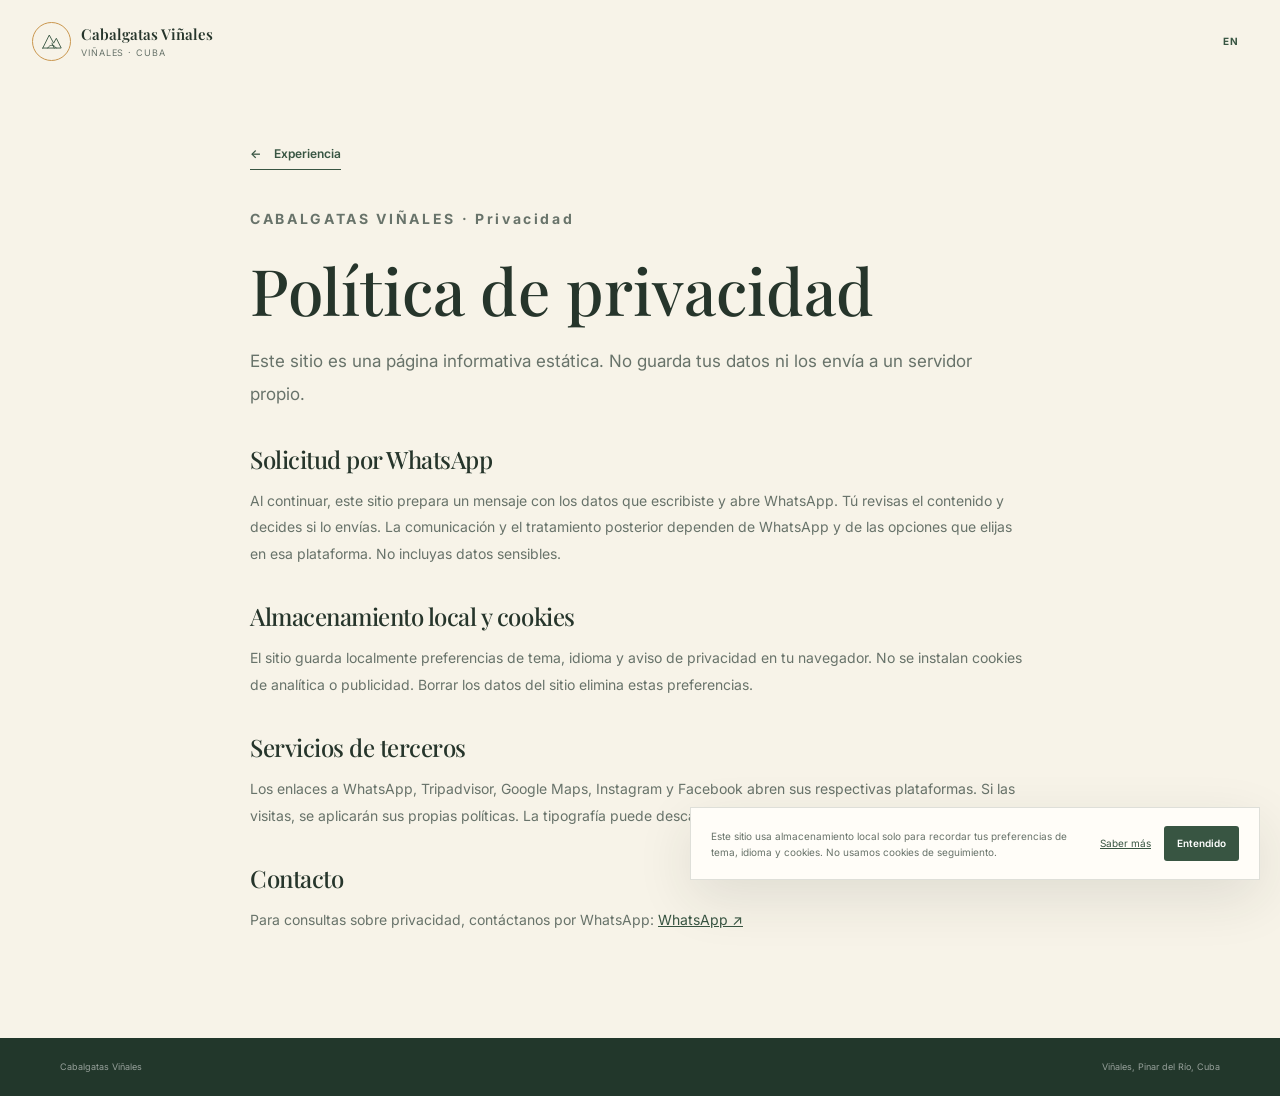
<file: privacidad.html>
<!doctype html>
<html lang="es">
<head>
  <meta charset="utf-8">
  <meta name="viewport" content="width=device-width, initial-scale=1">
  <meta name="description" content="Política de privacidad de Cabalgatas Viñales.">
  <meta name="theme-color" content="#f7f3e8">
  <title>Privacidad | Cabalgatas Viñales</title>
  <link rel="preconnect" href="https://fonts.googleapis.com">
  <link rel="preconnect" href="https://fonts.gstatic.com" crossorigin>
  <link href="https://fonts.googleapis.com/css2?family=Inter:wght@400;500;600;700&family=Playfair+Display:wght@500;600;700&display=swap" rel="stylesheet">
  <link rel="stylesheet" href="style.css">
  <script src="script.js" defer></script>
</head>
<body>
  <header class="site-header">
    <div class="header-inner">
      <a class="brand" href="index.html" aria-label="Cabalgatas Viñales, inicio">
        <span class="brand-mark" aria-hidden="true"><svg viewBox="0 0 48 48"><path d="M7 37 19 13l8 15 5-9 9 18H7Z"/><path d="M16 37c4-7 11-7 16 0M24 28l4 9"/></svg></span>
        <span class="brand-copy"><strong data-i18n="brand">Cabalgatas Viñales</strong><small>Viñales · Cuba</small></span>
      </a>
      <button class="language-toggle" type="button" aria-label="Switch language to English" lang="en">EN</button>
    </div>
  </header>
  <main id="contenido" class="privacy-page">
    <article class="container privacy-content">
      <a class="text-link dark-link" href="index.html">← <span data-i18n="navExperience">Experiencia</span></a>
      <p class="eyebrow">CABALGATAS VIÑALES · <span data-i18n="privacy">Privacidad</span></p>
      <h1 data-i18n="privacyTitle">Política de privacidad</h1>
      <p class="privacy-lead" data-i18n="privacyIntro">Este sitio es una página informativa estática. No guarda tus datos ni los envía a un servidor propio.</p>
      <h2 data-i18n="privacyFormTitle">Solicitud por WhatsApp</h2>
      <p data-i18n="privacyFormText">Al continuar, este sitio prepara un mensaje con los datos que escribiste y abre WhatsApp. Tú revisas el contenido y decides si lo envías. La comunicación y el tratamiento posterior dependen de WhatsApp y de las opciones que elijas en esa plataforma. No incluyas datos sensibles.</p>
      <h2 data-i18n="privacyStorageTitle">Almacenamiento local y cookies</h2>
      <p data-i18n="privacyStorageText">El sitio guarda localmente preferencias de tema, idioma y aviso de privacidad en tu navegador. No se instalan cookies de analítica o publicidad. Borrar los datos del sitio elimina estas preferencias.</p>
      <h2 data-i18n="privacyThirdTitle">Servicios de terceros</h2>
      <p data-i18n="privacyThirdText">Los enlaces a WhatsApp, Tripadvisor, Google Maps, Instagram y Facebook abren sus respectivas plataformas. Si las visitas, se aplicarán sus propias políticas. La tipografía puede descargarse desde Google Fonts.</p>
      <h2 data-i18n="privacyContactTitle">Contacto</h2>
      <p><span data-i18n="privacyContactText">Para consultas sobre privacidad, contáctanos por WhatsApp:</span> <a href="https://wa.me/53500000000" target="_blank" rel="noopener noreferrer">WhatsApp ↗</a></p>
    </article>
  </main>
  <footer class="site-footer privacy-footer">
    <div class="container footer-bottom"><a href="index.html" data-i18n="brand">Cabalgatas Viñales</a><span>Viñales, Pinar del Río, Cuba</span></div>
  </footer>
  <div class="cookie-banner" id="cookie-banner" role="region" aria-label="Preferencias de privacidad" hidden>
    <p data-i18n="cookieMessage">Este sitio usa almacenamiento local solo para recordar tus preferencias de tema, idioma y cookies. No usamos cookies de seguimiento.</p>
    <div><a href="privacidad.html" data-i18n="cookieLearn">Saber más</a><button class="button button-dark cookie-accept" type="button" data-i18n="cookieAccept">Entendido</button></div>
  </div>
</body>
</html>
</file>
<file: style.css>
:root {
  color-scheme: light;
  --cream: #f7f3e8; --cream-deep: #eee7d6; --paper: #fffdf8; --ink: #26352b;
  --muted: #68736a; --green: #385542; --green-dark: #263b2d; --gold: #c9954d;
  --gold-light: #e5bd7c; --line: rgba(38,53,43,.15); --shadow: 0 18px 55px rgba(34,43,34,.11);
  --serif: "Playfair Display", Georgia, serif; --sans: "Inter", Arial, sans-serif;
}
* { box-sizing: border-box; }
html { scroll-behavior: smooth; scroll-padding-top: 90px; }
body { margin: 0; background: var(--cream); color: var(--ink); font: 15px/1.7 var(--sans); -webkit-font-smoothing: antialiased; }
body.no-scroll { overflow: hidden; }
button, input, textarea { font: inherit; }
button, a { -webkit-tap-highlight-color: transparent; }
a { color: inherit; text-decoration: none; }
img, svg { display: block; }
button:focus-visible, a:focus-visible, input:focus-visible, textarea:focus-visible { outline: 3px solid var(--gold); outline-offset: 4px; }
.container { width: min(1160px, calc(100% - 56px)); margin-inline: auto; }
.section-space { padding-block: 112px; }
.skip-link { position: fixed; z-index: 1000; top: 10px; left: 10px; transform: translateY(-150%); padding: 10px 14px; background: var(--paper); color: var(--ink); border-radius: 4px; }
.skip-link:focus { transform: translateY(0); }
.eyebrow { margin: 0 0 20px; color: var(--green); font-size: 10px; font-weight: 700; letter-spacing: .19em; line-height: 1.5; }
h1, h2, h3 { margin-top: 0; font-family: var(--serif); font-weight: 500; line-height: 1.16; }
h2 { margin-bottom: 23px; font-size: clamp(35px,4vw,52px); letter-spacing: -.035em; }
h2 em, h1 em { color: var(--gold); font-weight: 500; }
.body-copy { max-width: 510px; margin-bottom: 30px; color: var(--muted); font-size: 15px; line-height: 1.9; }
.text-link { display: inline-flex; align-items: center; gap: 13px; padding-bottom: 5px; border-bottom: 1px solid currentColor; font-size: 12px; font-weight: 600; transition: gap .2s ease,color .2s ease; }
.text-link:hover { gap: 19px; }
.dark-link { color: var(--green); }
.button { display: inline-flex; min-height: 50px; align-items: center; justify-content: center; gap: 19px; padding: 0 22px; border: 1px solid transparent; border-radius: 3px; cursor: pointer; font-size: 12px; font-weight: 600; transition: background .2s ease,color .2s ease,transform .2s ease; }
.button:hover { transform: translateY(-2px); }
.button-small { min-height: 42px; gap: 8px; padding-inline: 15px; }
.button-small svg { width: 17px; fill: none; stroke: currentColor; stroke-width: 1.6; stroke-linecap: round; stroke-linejoin: round; }
.button-gold { background: var(--gold); color: #fff; }
.button-gold:hover { background: #b27d36; }
.button-dark { background: var(--green); color: #fff; }
.button-dark:hover { background: var(--green-dark); }

/* Header and hero */
.site-header { position: fixed; z-index: 20; inset: 0 0 auto; height: 82px; background: color-mix(in srgb,var(--cream) 91%,transparent); color: var(--ink); backdrop-filter: blur(12px); }
.header-inner { display: flex; width: min(1280px,calc(100% - 64px)); height: 100%; align-items: center; justify-content: space-between; margin-inline: auto; }
.brand { display: inline-flex; align-items: center; gap: 10px; }
.brand-mark { display: grid; width: 39px; height: 39px; place-items: center; border: 1px solid var(--gold); border-radius: 50%; color: var(--green); }
.brand-mark svg { width: 26px; fill: none; stroke: currentColor; stroke-width: 1.7; stroke-linecap: round; stroke-linejoin: round; }
.brand-copy { display: grid; line-height: 1.2; }
.brand-copy strong { font: 600 15px var(--serif); }
.brand-copy small { margin-top: 4px; color: var(--muted); font-size: 9px; letter-spacing: .1em; text-transform: uppercase; }
.primary-nav { display: flex; align-items: center; gap: clamp(18px,2.6vw,36px); }
.primary-nav a { font-size: 11px; font-weight: 500; transition: color .2s ease; }
.primary-nav a:hover { color: #a96d2b; }
.header-actions { display: flex; align-items: center; gap: 13px; }
.icon-button, .language-toggle { display: grid; width: 34px; height: 34px; place-items: center; padding: 0; border: 0; background: transparent; cursor: pointer; }
.icon-button svg { width: 18px; fill: none; stroke: currentColor; stroke-width: 1.5; stroke-linecap: round; }
.moon-icon { display: none; }
.language-toggle { color: var(--green); font-size: 10px; font-weight: 700; letter-spacing: .08em; }
.menu-toggle { display: none; }
.hero { position: relative; display: flex; min-height: max(650px,min(760px,100svh)); align-items: center; overflow: hidden; background: #475b46; color: #fff; }
.hero-media, .hero-overlay { position: absolute; inset: 0; }
.hero-media { overflow: hidden; }
.hero-media picture, .hero-media img { width: 100%; height: 100%; }
.hero-media img { object-fit: cover; transform: scale(1.03); animation: ken-burns 26s ease-in-out infinite alternate; }
.hero-overlay { background: linear-gradient(90deg,rgba(22,36,27,.78),rgba(30,42,30,.53) 44%,rgba(39,47,37,.09)),linear-gradient(0deg,rgba(26,35,28,.27),transparent 50%); animation: overlay-breathe 12s ease-in-out infinite alternate; }
.hero-content { position: relative; z-index: 1; padding-top: 54px; }
.hero-eyebrow { margin-bottom: 23px; color: #f0d6a5; }
.hero h1 { max-width: 780px; margin-bottom: 20px; font-size: clamp(54px,8vw,91px); letter-spacing: -.045em; line-height: 1.04; }
.hero-description { max-width: 460px; margin-bottom: 32px; color: rgba(255,255,255,.86); font-size: 15px; line-height: 1.8; }
.hero-buttons { display: flex; align-items: center; gap: 29px; }
.hero-link { color: #fff; }
.hero-note { display: flex; align-items: center; gap: 9px; margin-top: 58px; color: rgba(255,255,255,.8); font-size: 10px; }
.note-dot { width: 6px; height: 6px; border-radius: 50%; background: var(--gold-light); }
.hero-scroll { position: absolute; z-index: 1; right: 50%; bottom: 27px; display: flex; width: 30px; height: 42px; justify-content: center; border: 1px solid rgba(255,255,255,.65); border-radius: 18px; transform: translateX(50%); }
.hero-scroll span { width: 2px; height: 8px; margin-top: 8px; border-radius: 2px; background: #fff; animation: scroll-hint 1.5s ease-in-out infinite; }
@keyframes ken-burns { from { transform: scale(1.03) translate3d(0,0,0); } to { transform: scale(1.13) translate3d(-1.5%,1%,0); } }
@keyframes overlay-breathe { from { opacity: .88; } to { opacity: 1; } }
@keyframes scroll-hint { 0%,100% { transform: translateY(0); opacity: 1; } 70% { transform: translateY(10px); opacity: .2; } }

/* Main sections */
.intro-section { background: var(--cream); }
.intro-grid { display: grid; grid-template-columns: 1.1fr .8fr; align-items: center; gap: 11%; }
.intro-copy h2 { max-width: 580px; }
.experience-card { padding: 37px 39px 34px; background: var(--paper); box-shadow: var(--shadow); }
.experience-card-top { display: flex; align-items: center; gap: 12px; }
.round-icon { display: grid; width: 39px; height: 39px; place-items: center; border-radius: 50%; background: #f2ebdc; color: var(--green); }
.round-icon svg { width: 23px; fill: none; stroke: currentColor; stroke-width: 1.4; stroke-linecap: round; stroke-linejoin: round; }
.card-label { color: var(--muted); font-size: 9px; font-weight: 700; letter-spacing: .15em; }
.duration { display: block; margin-top: 20px; font: 32px var(--serif); }
.experience-card > p { margin: 8px 0 0; color: var(--muted); font-size: 11px; }
.card-divider { height: 1px; margin: 23px 0 18px; background: var(--line); }
.check-list { display: grid; gap: 10px; margin: 0; padding: 0; list-style: none; }
.check-list li { display: flex; gap: 10px; font-size: 11px; }
.check-list li span:first-child { color: var(--gold); font-weight: 700; }
.experience-card .bring-note { margin-top: 22px; padding-top: 16px; border-top: 1px solid var(--line); font-size: 10px; line-height: 1.7; }
.trip-details-section { background: var(--paper); }
.trip-details-grid { display: grid; grid-template-columns: .82fr 1.18fr; align-items: stretch; gap: 18px; }
.host-card, .itinerary-card { padding: 34px; border: 1px solid var(--line); border-radius: 24px 6px 24px 6px; background: var(--cream); }
.host-card { position: relative; isolation: isolate; display: flex; min-height: 420px; flex-direction: column; justify-content: end; overflow: hidden; border: 0; background: linear-gradient(180deg,rgba(15,28,20,.05) 5%,rgba(15,28,20,.32) 40%,rgba(15,28,20,.91) 100%),url("assets/img/sobre-mi.webp") center 38%/cover no-repeat; color: #fff; box-shadow: 0 20px 50px rgba(23,37,27,.2); }
.host-card::before { position: absolute; z-index: -1; inset: 0; border: 1px solid rgba(255,255,255,.22); border-radius: inherit; content: ""; pointer-events: none; }
.host-kicker { display: block; margin-bottom: 17px; color: var(--green); font-size: 9px; font-weight: 700; letter-spacing: .15em; }
.host-card .host-kicker { color: #f1d59d; }
.host-card h3 { position: relative; max-width: 370px; margin-bottom: 15px; color: #fff; font-size: 29px; text-shadow: 0 2px 14px rgba(0,0,0,.28); }
.host-card > p { position: relative; margin-bottom: 23px; color: rgba(255,255,255,.91); font-size: 12px; line-height: 1.9; text-shadow: 0 1px 8px rgba(0,0,0,.35); }
.host-card .text-link { position: relative; width: fit-content; color: #fff; }
.itinerary-card { background: #f2eee3; }
.itinerary-list { display: grid; gap: 0; margin: 8px 0 19px; padding: 0; list-style: none; }
.itinerary-list li { display: grid; grid-template-columns: 35px 1fr; gap: 12px; padding: 13px 0; border-bottom: 1px solid var(--line); }
.itinerary-number { color: var(--gold); font: 18px var(--serif); }
.itinerary-list strong { display: block; margin: 0 0 3px; font-size: 11px; }
.itinerary-list p { margin: 0; color: var(--muted); font-size: 10px; line-height: 1.65; }
.trip-facts { margin: 0 0 18px; color: var(--muted); font-size: 10px; line-height: 1.7; }
.gallery-section { background: var(--cream-deep); }
.section-heading { display: flex; align-items: end; justify-content: space-between; gap: 30px; margin-bottom: 37px; }
.section-heading h2 { margin-bottom: 0; }
.section-heading > p { max-width: 320px; margin-bottom: 4px; color: var(--muted); font-size: 12px; line-height: 1.8; }
.gallery-grid { display: grid; grid-template-columns: 1.35fr 1fr 1fr; gap: 15px; }
.gallery-item { position: relative; display: block; min-height: 285px; overflow: hidden; padding: 0; border: 0; background: #64715e; color: white; text-align: left; cursor: zoom-in; }
.gallery-item img { width: 100%; height: 100%; min-height: 285px; object-fit: cover; opacity: .76; transition: transform .6s ease,opacity .3s ease; }
.gallery-item:hover img, .gallery-item:focus-visible img { transform: scale(1.045); opacity: .94; }
.gallery-item::after { position: absolute; inset: 30% 0 0; background: linear-gradient(transparent,rgba(24,34,27,.65)); content: ""; pointer-events: none; }
.gallery-caption { position: absolute; z-index: 1; bottom: 19px; left: 20px; font: 17px var(--serif); }
.zoom-icon { position: absolute; z-index: 1; top: 15px; right: 15px; display: grid; width: 30px; height: 30px; place-items: center; border: 1px solid rgba(255,255,255,.7); border-radius: 50%; font-size: 17px; }
.image-placeholder-note { margin: 13px 0 0; color: var(--muted); font-size: 10px; }
.gallery-tripadvisor-link { margin-top: 11px; }
.packages-section { background: var(--paper); }
.section-heading.centered { display: block; max-width: 600px; margin: 0 auto 49px; text-align: center; }
.section-heading.centered .eyebrow { margin-bottom: 15px; }
.section-heading.centered h2 { margin-bottom: 14px; }
.section-heading.centered > p { max-width: 550px; margin: 0 auto; }
.package-grid { display: grid; grid-template-columns: repeat(3,1fr); gap: 17px; }
.package-card { position: relative; min-height: 290px; padding: 29px 28px; border: 1px solid var(--line); background: var(--paper); }
.package-index { color: var(--muted); font-size: 9px; font-weight: 700; letter-spacing: .14em; }
.package-card h3 { margin: 21px 0 12px; font-size: 25px; }
.package-card > p { min-height: 61px; margin-bottom: 22px; color: var(--muted); font-size: 11px; line-height: 1.8; }
.package-duration { display: flex; align-items: center; gap: 9px; margin-bottom: 21px; color: var(--muted); font-size: 10px; }
.package-duration span:first-child { color: var(--gold); font-size: 16px; }
.package-featured { border-color: var(--green); background: #f0f2e9; }
.package-badge { position: absolute; top: -1px; right: 20px; padding: 6px 9px; background: var(--green); color: white; font-size: 8px; font-weight: 700; letter-spacing: .1em; }
.packages-cta { display: grid; justify-items: center; gap: 15px; margin-top: 22px; }
.price-note { margin: 0; color: var(--muted); font-size: 10px; text-align: center; }
.reviews-section { position: relative; overflow: hidden; background: #263b30; color: #f8f5eb; }
.reviews-section::before, .reviews-section::after { position: absolute; width: 380px; height: 380px; border: 1px solid rgba(221,187,125,.12); border-radius: 50%; content: ""; pointer-events: none; }
.reviews-section::before { top: -230px; right: -95px; box-shadow: 0 0 0 24px rgba(221,187,125,.025),0 0 0 48px rgba(221,187,125,.02); }
.reviews-section::after { bottom: -300px; left: -170px; }
.reviews-layout { position: relative; z-index: 1; }
.reviews-intro .eyebrow { color: #e5bd7c; }
.reviews-layout { display: grid; grid-template-columns: 1fr .85fr; align-items: center; gap: 10%; }
.reviews-intro h2 { font-size: clamp(34px,4vw,48px); }
.reviews-intro > p:not(.eyebrow) { max-width: 440px; margin-bottom: 25px; color: rgba(248,245,235,.78); font-size: 13px; line-height: 1.9; }
.reviews-intro .button { margin-bottom: 18px; }
.reviews-intro .button-dark { background: #e3b86f; color: #263b30; }
.reviews-intro .button-dark:hover { background: #f0ca89; }
.tripadvisor-award { display: flex; width: fit-content; max-width: 100%; align-items: center; gap: 15px; margin: 0 0 22px; padding: 13px 17px 13px 13px; border: 1px solid rgba(229,189,124,.42); border-radius: 16px 5px 16px 5px; background: linear-gradient(120deg,rgba(255,255,255,.11),rgba(255,255,255,.035)); color: #fff; box-shadow: 0 12px 28px rgba(0,0,0,.12); transition: transform .2s ease,border-color .2s ease,background .2s ease; }
.tripadvisor-award:hover { transform: translateY(-2px); border-color: rgba(229,189,124,.75); background: rgba(255,255,255,.13); }
.award-number { display: grid; width: 48px; height: 48px; flex: 0 0 48px; place-items: center; border: 1px solid rgba(255,255,255,.55); border-radius: 15px 5px 15px 5px; background: linear-gradient(145deg,#d6a75d,#a96d31); color: #fff; font: 700 18px var(--serif); }
.award-copy { display: grid; gap: 3px; }
.award-copy strong { font-size: 11px; line-height: 1.4; }
.award-copy small { color: rgba(248,245,235,.72); font-size: 9px; }
.award-arrow { margin-left: 3px; color: #e5bd7c; }
.ideas-link { display: flex; width: fit-content; align-items: center; gap: 10px; color: #f1d59d; font-size: 10px; font-weight: 600; }
.reviews-placeholder { position: relative; min-height: 270px; padding: 40px 38px; overflow: hidden; border: 1px solid rgba(229,189,124,.32); border-radius: 28px 7px 28px 7px; background: radial-gradient(ellipse at 100% 0%,rgba(201,149,77,.18),transparent 52%),linear-gradient(145deg,#344a3b,#26382e); box-shadow: 0 24px 55px rgba(0,0,0,.2); }
.reviews-placeholder::after { position: absolute; right: -40px; bottom: -75px; width: 190px; height: 190px; border: 1px solid rgba(255,255,255,.1); border-radius: 50%; box-shadow: 0 0 0 18px rgba(255,255,255,.025),0 0 0 38px rgba(255,255,255,.02); content: ""; pointer-events: none; }
.review-quote { position: absolute; top: 13px; right: 28px; color: rgba(229,189,124,.55); font: 84px/1 var(--serif); }
.review-stars { display: inline-block; color: #f0c36e; font-size: 22px; letter-spacing: .14em; line-height: 1; text-shadow: 0 2px 12px rgba(229,189,124,.28); }
.reviews-placeholder h3 { position: relative; margin: 19px 0 10px; font-size: 24px; }
.reviews-placeholder p { position: relative; z-index: 1; max-width: 400px; margin-bottom: 21px; color: rgba(248,245,235,.8); font-size: 11px; line-height: 1.8; }
.reviews-placeholder .text-link { position: relative; z-index: 1; color: #f1d59d; }
.verification-section { position: relative; padding-block: 72px; background: linear-gradient(120deg,#1d3327,#294535 58%,#1d3327); color: #fff; }
.verification-section::before { position: absolute; top: 0; right: 0; left: 0; height: 1px; background: linear-gradient(90deg,transparent,rgba(229,189,124,.38),transparent); content: ""; }
.verification-inner { display: grid; grid-template-columns: .9fr 1.1fr; align-items: center; gap: 8%; }
.verification-inner .eyebrow { color: var(--gold-light); }
.verification-inner h2 { margin-bottom: 10px; font-size: 39px; }
.verification-inner > div:first-child > p:last-child { max-width: 380px; margin: 0; color: rgba(255,255,255,.82); font-size: 11px; }
.platform-links { display: grid; grid-template-columns: 1fr 1fr; gap: 9px; }
.platform-links a { display: flex; min-height: 62px; align-items: center; gap: 10px; padding: 10px 14px; border: 1px solid rgba(255,255,255,.25); border-radius: 12px 4px 12px 4px; background: rgba(255,255,255,.075); color: #fff; font-size: 10px; font-weight: 500; transition: background .2s ease,border-color .2s ease,transform .2s ease; }
.platform-links a:hover { transform: translateY(-2px); border-color: rgba(229,189,124,.62); background: rgba(255,255,255,.13); }
.platform-icon { display: grid; width: 31px; height: 31px; flex: 0 0 31px; place-items: center; border: 1px solid rgba(255,255,255,.75); border-radius: 11px 4px 11px 4px; background: #f8f5eb; color: #263b30; font-size: 17px; font-weight: 700; }
.tripadvisor-icon { color: #249c70; font: 21px Georgia,serif; }
.maps-icon svg, .instagram-icon svg { width: 16px; fill: none; stroke: currentColor; stroke-width: 1.7; stroke-linecap: round; stroke-linejoin: round; }
.facebook-icon { font: 21px Arial,sans-serif; }
.external-arrow { margin-left: auto; color: var(--gold-light); }
.contact-section { background: var(--cream); }
.contact-grid { display: grid; grid-template-columns: .82fr 1fr; gap: 14%; }
.contact-copy h2 { font-size: clamp(39px,5vw,56px); }
.contact-copy > p:not(.eyebrow) { max-width: 400px; margin-bottom: 29px; color: var(--muted); font-size: 12px; line-height: 1.9; }
.contact-direct { display: flex; align-items: center; gap: 13px; margin-top: 17px; }
.contact-symbol { display: grid; width: 38px; height: 38px; place-items: center; border: 1px solid var(--line); border-radius: 50%; color: var(--green); }
.contact-direct > span:last-child { display: grid; line-height: 1.4; }
.contact-direct small { color: var(--muted); font-size: 8px; font-weight: 700; letter-spacing: .15em; }
.contact-direct strong { margin-top: 3px; font-size: 11px; font-weight: 600; }
.contact-form { padding: 36px 39px; background: var(--paper); box-shadow: var(--shadow); }
.contact-form h3 { margin-bottom: 5px; font-size: 26px; }
.form-intro { margin-bottom: 22px; color: var(--muted); font-size: 10px; }
.form-row { display: grid; gap: 6px; margin-bottom: 13px; }
.form-row label { font-size: 10px; font-weight: 600; }
.form-row input, .form-row textarea { width: 100%; border: 1px solid var(--line); border-radius: 2px; background: var(--paper); color: var(--ink); font-size: 12px; }
.form-row input { height: 42px; padding: 0 12px; }
.form-row textarea { min-height: 105px; padding: 10px 12px; resize: vertical; }
.form-row input[aria-invalid="true"], .form-row textarea[aria-invalid="true"] { border-color: #ae3e32; }
.field-error { min-height: 0; color: #a4362d; font-size: 10px; }
.field-error:not(:empty) { min-height: 14px; }
.honeypot { position: absolute; width: 1px; height: 1px; overflow: hidden; clip: rect(0,0,0,0); white-space: nowrap; }
.consent-row { display: flex; align-items: flex-start; gap: 9px; margin: 7px 0 3px; color: var(--muted); font-size: 9px; line-height: 1.6; }
.consent-row input { flex: 0 0 auto; margin: 2px 0 0; accent-color: var(--green); }
.form-submit { width: 100%; margin-top: 14px; }
.form-status { min-height: 17px; margin: 8px 0 0; color: var(--green); font-size: 10px; }
.form-status.error { color: #a4362d; }
.form-disclaimer { margin: 8px 0 0; color: var(--muted); font-size: 9px; line-height: 1.6; }

/* Footer, cookie notice, dialogs and themes */
.site-footer { padding-top: 60px; background: #22372b; color: rgba(255,255,255,.8); }
.footer-main { display: grid; grid-template-columns: 1.4fr 1fr 1.2fr .8fr; gap: 35px; padding-bottom: 45px; }
.brand-light { color: #fff; }
.brand-light .brand-mark { color: var(--gold-light); }
.brand-light .brand-copy small { color: rgba(255,255,255,.6); }
.footer-brand > p { margin: 15px 0 0; color: rgba(255,255,255,.58); font: italic 15px var(--serif); }
.footer-column { display: grid; align-content: start; gap: 9px; }
.footer-column h2 { margin: 0 0 9px; color: #fff; font: 700 9px var(--sans); letter-spacing: .13em; text-transform: uppercase; }
.footer-column a, .footer-column > span { color: rgba(255,255,255,.65); font-size: 10px; }
.footer-column a:hover, .footer-bottom a:hover, .footer-bottom button:hover { color: var(--gold-light); }
.footer-bottom { display: flex; min-height: 58px; align-items: center; justify-content: space-between; gap: 15px; border-top: 1px solid rgba(255,255,255,.13); color: rgba(255,255,255,.53); font-size: 9px; }
.footer-bottom > div { display: flex; align-items: center; gap: 22px; }
.footer-bottom button { padding: 0; border: 0; background: none; color: inherit; cursor: pointer; font-size: inherit; }
.whatsapp-float { position: fixed; z-index: 15; right: 22px; bottom: 22px; display: grid; width: 54px; height: 54px; place-items: center; border-radius: 50%; background: #32885f; box-shadow: 0 8px 25px rgba(0,0,0,.18); color: #fff; transition: transform .2s ease; }
.whatsapp-float:hover { transform: translateY(-3px); }
.whatsapp-float svg { width: 25px; fill: none; stroke: currentColor; stroke-width: 1.5; stroke-linecap: round; stroke-linejoin: round; }
.cookie-banner { position: fixed; z-index: 30; right: 20px; bottom: 20px; display: flex; width: min(570px,calc(100% - 40px)); align-items: center; justify-content: space-between; gap: 18px; padding: 18px 20px; border: 1px solid var(--line); background: var(--paper); box-shadow: var(--shadow); }
.cookie-banner[hidden] { display: none; }
.cookie-banner p { margin: 0; color: var(--muted); font-size: 10px; line-height: 1.6; }
.cookie-banner > div { display: flex; flex: 0 0 auto; align-items: center; gap: 13px; }
.cookie-banner a { color: var(--green); font-size: 10px; text-decoration: underline; }
.cookie-accept { min-height: 35px; padding: 0 12px; font-size: 10px; }
.lightbox { width: min(1000px,calc(100% - 34px)); max-width: none; max-height: calc(100% - 34px); padding: 12px; border: 0; background: #17251d; }
.lightbox::backdrop { background: rgba(12,20,15,.88); }
.lightbox img { width: 100%; max-height: calc(100svh - 58px); object-fit: contain; }
.lightbox-close { position: absolute; z-index: 1; top: 16px; right: 18px; display: grid; width: 38px; height: 38px; place-items: center; border: 1px solid rgba(255,255,255,.7); border-radius: 50%; background: rgba(20,30,23,.7); color: #fff; cursor: pointer; font-size: 25px; }
html[data-theme="dark"] { color-scheme: dark; --cream: #1d2922; --cream-deep: #253229; --paper: #26352b; --ink: #f1eee3; --muted: #b9c1b7; --green: #c4d0b9; --green-dark: #304637; --line: rgba(235,239,226,.17); --shadow: 0 18px 55px rgba(0,0,0,.2); }
html[data-theme="dark"] .site-header { color: var(--ink); }
html[data-theme="dark"] .brand-mark, html[data-theme="dark"] .round-icon { color: var(--gold-light); }
html[data-theme="dark"] .reviews-section { background: #263b30; }
html[data-theme="dark"] .package-featured { background: #324237; }
html[data-theme="dark"] .itinerary-card { background: #303a30; }
html[data-theme="dark"] .host-card { background: linear-gradient(180deg,rgba(15,28,20,.05) 5%,rgba(15,28,20,.32) 40%,rgba(15,28,20,.91) 100%),url("assets/img/sobre-mi.webp") center 38%/cover no-repeat; color: #fff; }
html[data-theme="dark"] .moon-icon { display: block; }
html[data-theme="dark"] .sun-icon { display: none; }
.reveal { opacity: 0; transform: translateY(18px); transition: opacity .65s ease,transform .65s ease; }
.reveal.is-visible { opacity: 1; transform: translateY(0); }
.privacy-page { min-height: calc(100vh - 118px); padding: 140px 0 90px; }
.privacy-content { max-width: 780px; }
.privacy-content > .text-link { margin-bottom: 36px; }
.privacy-content h1 { margin-bottom: 18px; font-size: clamp(42px,7vw,64px); }
.privacy-content h2 { margin: 36px 0 10px; font-size: 24px; letter-spacing: -.02em; }
.privacy-content p { color: var(--muted); font-size: 14px; line-height: 1.9; }
.privacy-content .privacy-lead { margin-bottom: 33px; font-size: 17px; }
.privacy-content a:not(.text-link) { color: var(--green); text-decoration: underline; }
.privacy-footer { padding: 0; }
.privacy-footer .footer-bottom { border: 0; }
.not-found { display: grid; min-height: calc(100svh - 58px); align-content: center; justify-items: start; padding-top: 82px; }
.not-found h1 { max-width: 800px; margin-bottom: 16px; font-size: clamp(46px,8vw,76px); letter-spacing: -.04em; }
.not-found h1 em { color: var(--gold); }
.not-found p:not(.eyebrow) { margin-bottom: 28px; color: var(--muted); }

@media (max-width: 950px) {
  .primary-nav { gap: 14px; }
  .primary-nav a { font-size: 10px; }
  .header-inner { width: calc(100% - 40px); }
  .header-actions { gap: 7px; }
  .intro-grid { gap: 7%; }
  .contact-grid { gap: 8%; }
  .footer-main { grid-template-columns: 1.3fr 1fr 1fr; }
  .footer-column:last-child { grid-column: 2; }
}
@media (max-width: 760px) {
  .container { width: min(calc(100% - 40px),560px); }
  .section-space { padding-block: 78px; }
  .site-header { height: 72px; }
  .header-inner { width: calc(100% - 36px); }
  .menu-toggle { display: grid; width: 37px; height: 37px; align-content: center; justify-items: center; gap: 5px; order: 3; border: 0; background: transparent; cursor: pointer; }
  .menu-toggle span { width: 20px; height: 1.5px; background: var(--ink); transition: transform .2s ease; }
  .menu-toggle[aria-expanded="true"] span:first-child { transform: translateY(6.5px) rotate(45deg); }
  .menu-toggle[aria-expanded="true"] span:nth-child(2) { opacity: 0; }
  .menu-toggle[aria-expanded="true"] span:last-child { transform: translateY(-6.5px) rotate(-45deg); }
  .primary-nav { position: absolute; top: 71px; right: 0; left: 0; display: none; align-items: stretch; gap: 0; padding: 8px 20px 18px; border-top: 1px solid var(--line); background: var(--cream); box-shadow: 0 16px 20px rgba(20,30,20,.08); }
  .primary-nav.is-open { display: grid; }
  .primary-nav a { padding: 12px 5px; border-bottom: 1px solid var(--line); font-size: 12px; }
  .header-actions { margin: 0 8px 0 auto; }
  .header-cta { min-height: 36px; padding-inline: 10px; font-size: 10px; }
  .header-cta svg { display: none; }
  .hero { min-height: max(650px,92svh); }
  .hero-overlay { background: linear-gradient(90deg,rgba(22,36,27,.77),rgba(30,42,30,.36)),linear-gradient(0deg,rgba(26,35,28,.25),transparent 50%); }
  .hero-content { padding-top: 50px; }
  .hero h1 { font-size: clamp(54px,13vw,75px); }
  .hero-description { max-width: 410px; font-size: 13px; }
  .hero-note { max-width: 260px; margin-top: 44px; font-size: 9px; }
  .intro-grid, .reviews-layout, .contact-grid { grid-template-columns: 1fr; gap: 38px; }
  .experience-card { max-width: 500px; }
  .trip-details-grid { grid-template-columns: 1fr; }
  .section-heading { display: block; }
  .section-heading > p { margin-top: 16px; }
  .gallery-grid { grid-template-columns: 1fr 1fr; }
  .gallery-main { grid-column: 1/-1; }
  .gallery-item, .gallery-item img { min-height: 230px; }
  .gallery-main, .gallery-main img { min-height: 290px; }
  .package-grid { grid-template-columns: 1fr; max-width: 500px; margin-inline: auto; }
  .package-card { min-height: initial; }
  .package-card > p { min-height: initial; }
  .verification-inner { grid-template-columns: 1fr; gap: 25px; }
  .contact-form { max-width: 560px; }
  .footer-main { grid-template-columns: 1fr 1fr; row-gap: 30px; }
  .footer-column:last-child { grid-column: auto; }
  .privacy-page { padding-top: 115px; }
}
@media (max-width: 480px) {
  .container { width: calc(100% - 34px); }
  .brand-copy strong { font-size: 13px; }
  .brand-mark { width: 34px; height: 34px; }
  .header-inner { width: calc(100% - 24px); }
  .header-actions { gap: 3px; }
  .header-cta { max-width: 83px; overflow: hidden; white-space: nowrap; }
  .language-toggle { width: 28px; }
  .hero h1 { font-size: 52px; }
  .hero-buttons { align-items: flex-start; flex-direction: column; gap: 18px; }
  .hero-note { margin-top: 32px; }
  .gallery-grid { gap: 9px; }
  .gallery-item, .gallery-item img { min-height: 185px; }
  .gallery-main, .gallery-main img { min-height: 230px; }
  .gallery-caption { bottom: 13px; left: 13px; font-size: 14px; }
  .reviews-placeholder { padding: 32px 24px; }
  .platform-links { gap: 7px; }
  .platform-links a { gap: 7px; padding: 8px; font-size: 9px; }
  .platform-icon { width: 25px; height: 25px; flex-basis: 25px; }
  .contact-form { padding: 28px 22px; }
  .footer-main { gap: 27px 18px; }
  .footer-bottom { align-items: flex-start; flex-direction: column; justify-content: center; padding-block: 15px; }
  .cookie-banner { right: 10px; bottom: 10px; flex-direction: column; align-items: stretch; gap: 11px; width: calc(100% - 20px); padding: 14px; }
  .cookie-banner > div { justify-content: space-between; }
  .whatsapp-float { right: 15px; bottom: 15px; width: 48px; height: 48px; }
}
@media (prefers-reduced-motion: reduce) {
  *, *::before, *::after { scroll-behavior: auto !important; animation-duration: .01ms !important; animation-iteration-count: 1 !important; transition-duration: .01ms !important; }
  .reveal { opacity: 1; transform: none; }
}
</file>
